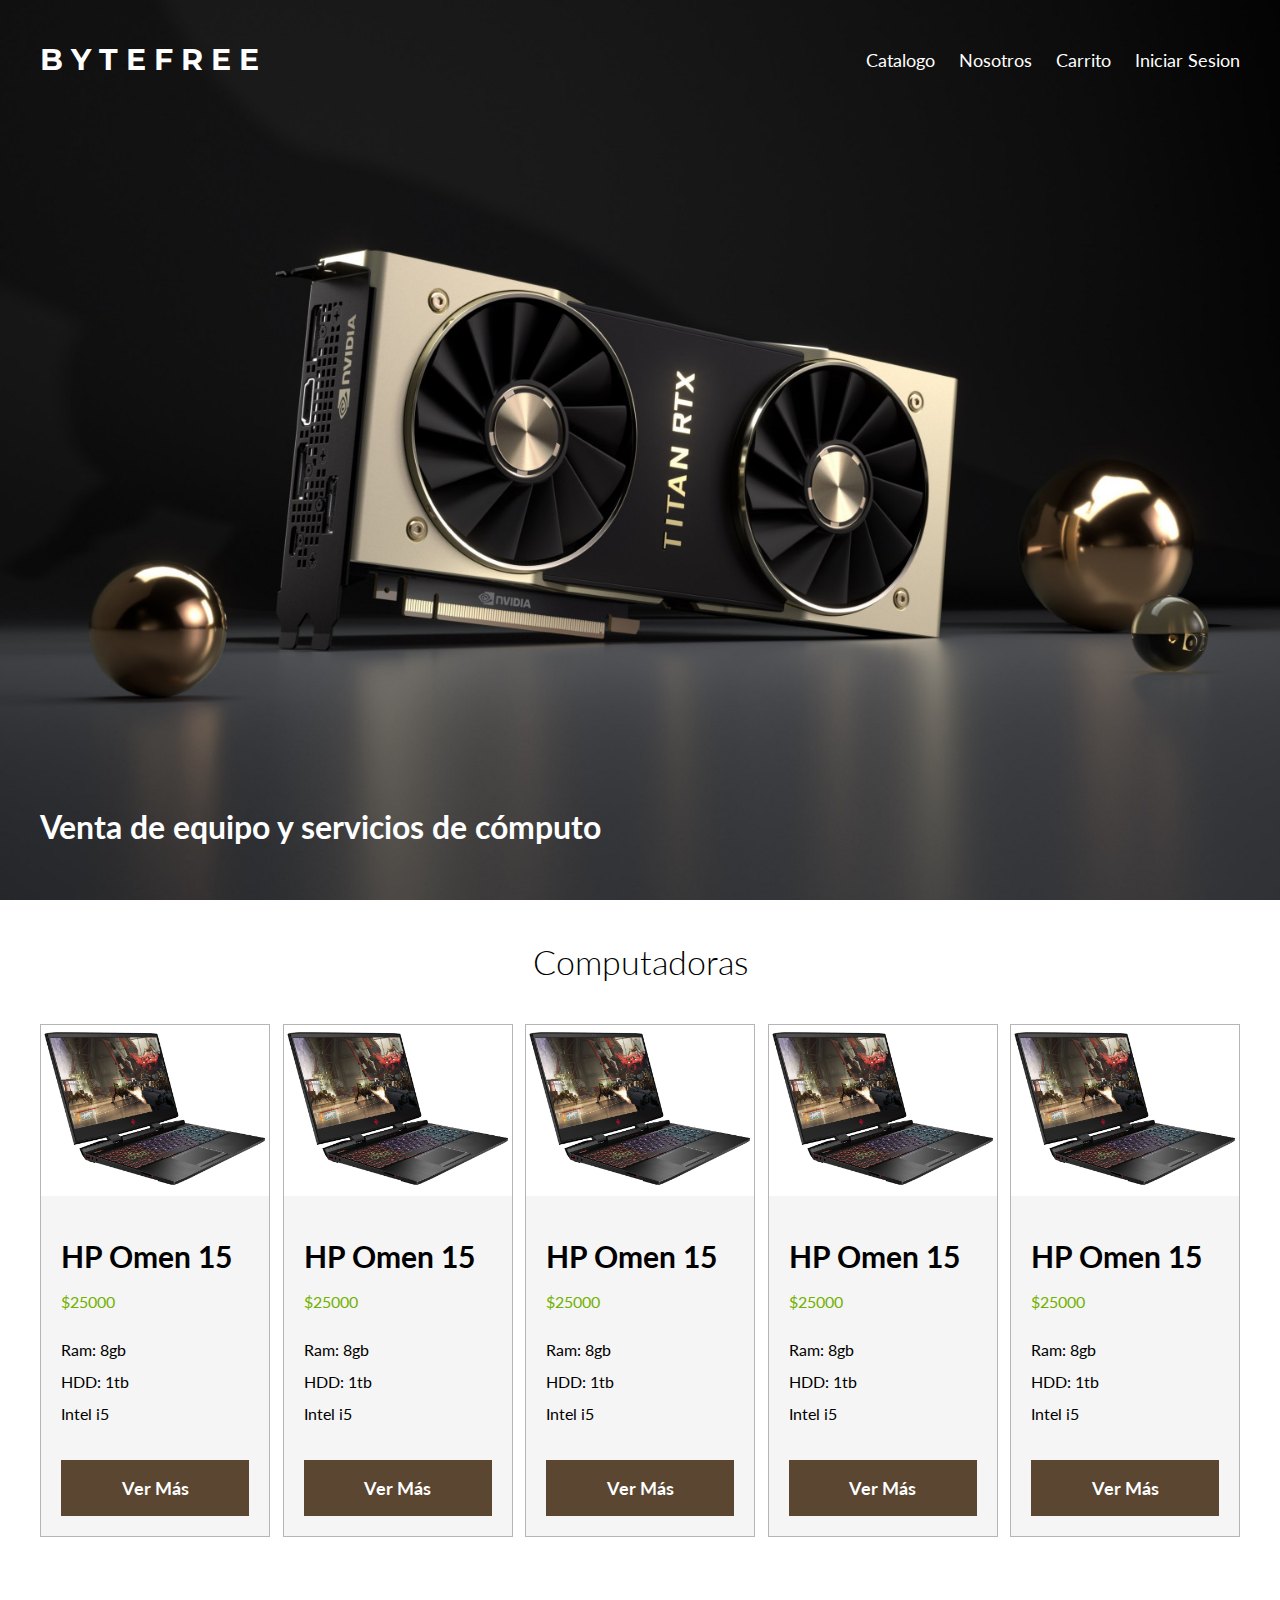
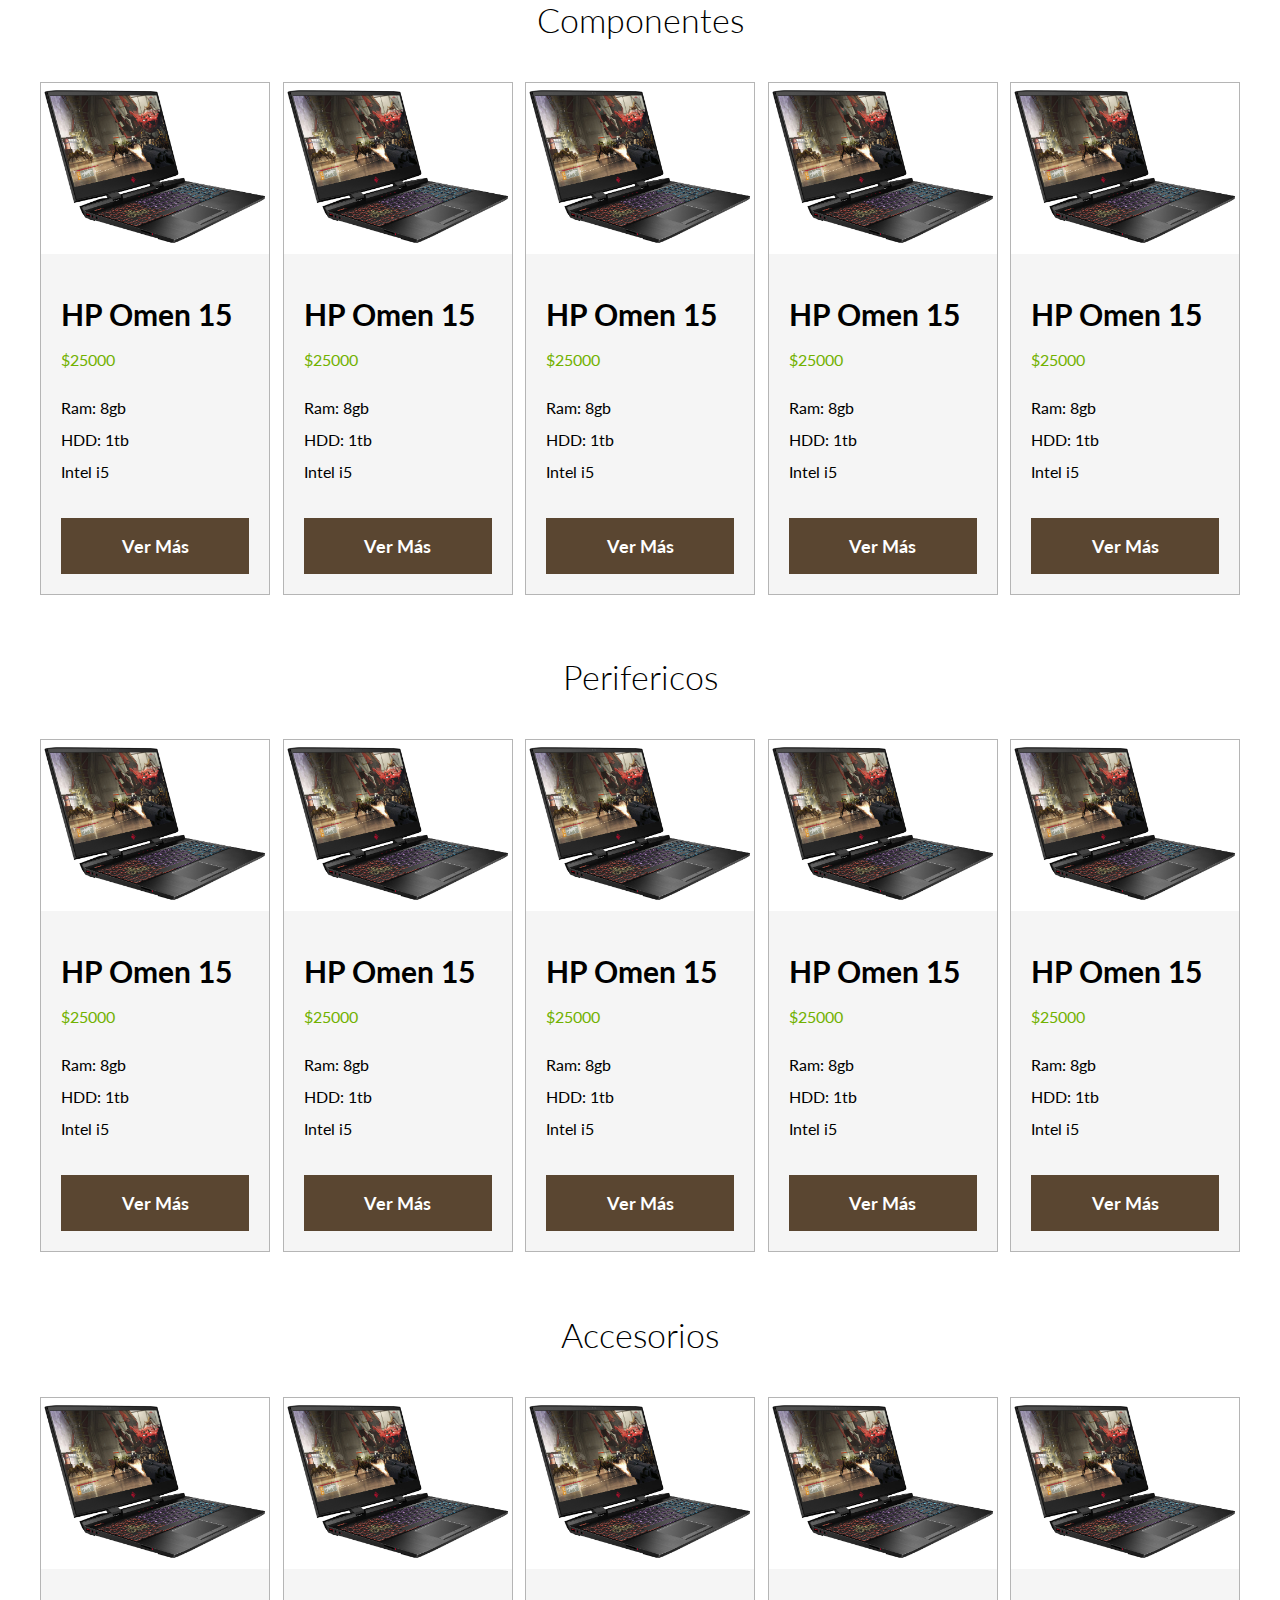
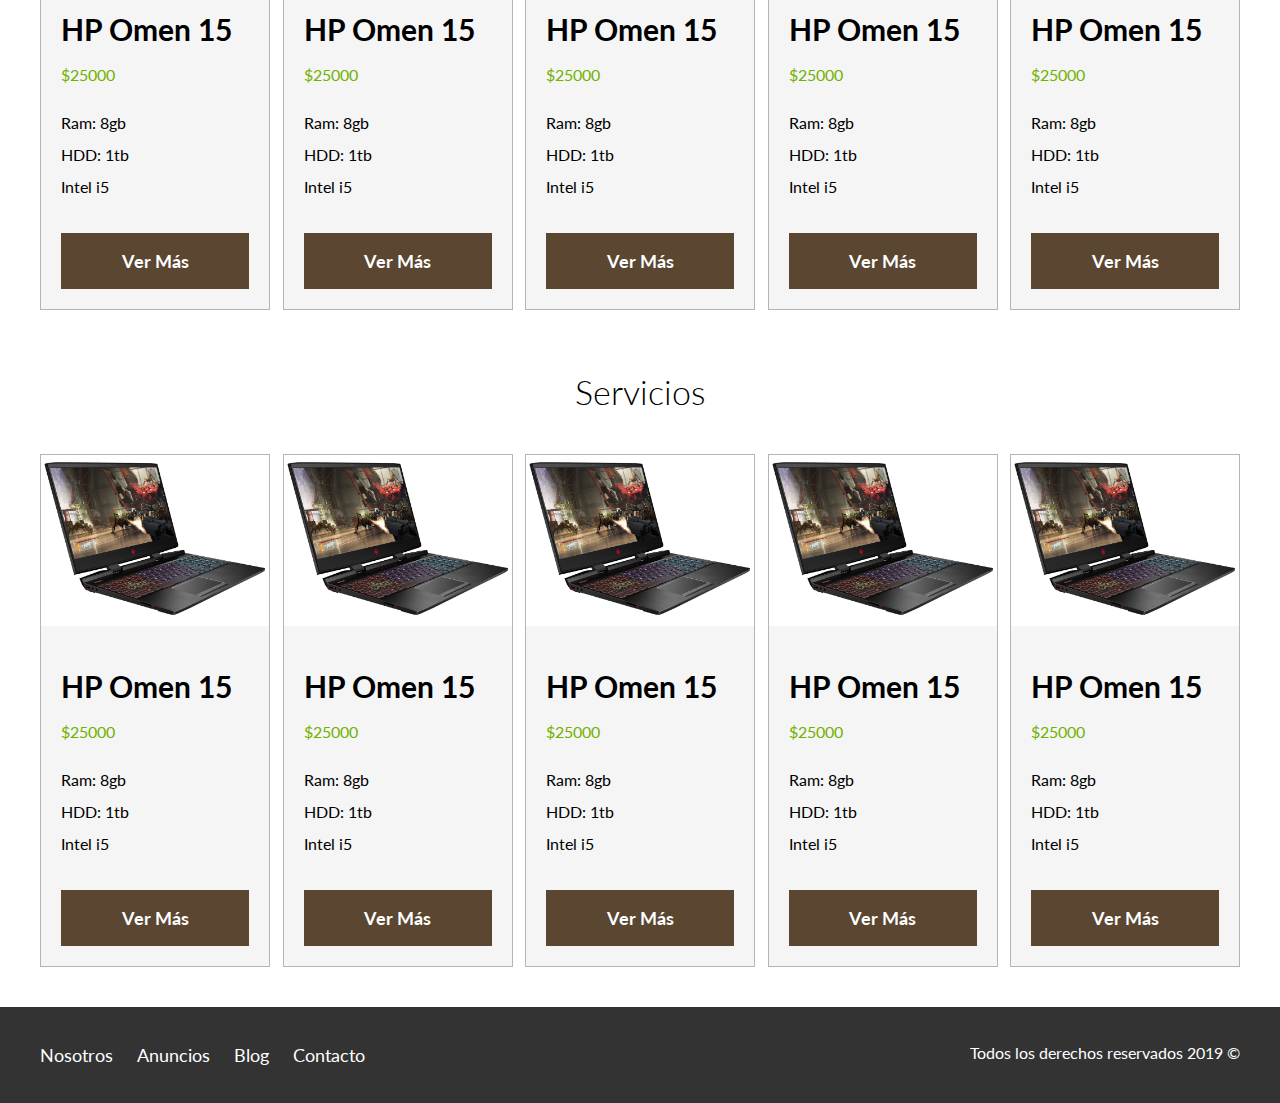
<file: index.html>
<!DOCTYPE html>
<html lang="en">
<head>
    <meta charset="UTF-8">
    <meta name="viewport" content="width=device-width, initial-scale=1.0">
    <meta http-equiv="X-UA-Compatible" content="ie=edge">
    <title>Byte Free</title>
    <link rel="stylesheet" href="css/styles.css">
    <link rel="stylesheet" href="css/normalize.css">
    <link href="https://fonts.googleapis.com/css?family=Lato:300,400,700,900|Montserrat:700&display=swap" rel="stylesheet"> 
</head>
<body>
    <header class= "site-header inicio">
        <div class="contenedor contenido-header">
            <div class="barra">
                <a class="byte" href="/">B Y T E F R E E</a>

                <nav class="navegacion">
                    <a href="catalogo.html">Catalogo</a>
                    <a href="#">Nosotros</a>
                    <a href="carrito.html">Carrito</a>
                    <a href="#">Iniciar Sesion</a>
                </nav>

            </div>
            <h1>Venta de equipo y servicios de cómputo</h1>
        </div>
    </header>

    <section class="contenedor seccion">
        <h2 class="centrar-texto fw-300">Computadoras</h2>
        <div class="contenedor-anuncios">
            <div class="anuncio">
                <img src="assets/1072737233_5p.jpg" alt="Anuncio PC"> <!--cada uno de estos lleva php y base de datos-->
                <div class="contenido-anuncio">                       <!--para hacer el contenido dinámico-->
                    <h3>HP Omen 15</h3>
                    <p class="precio">$25000</p>    
                    <ul class="anuncios-caracteristicas">
                        <li>Ram: 8gb</li>
                        <li>HDD: 1tb</li>
                        <li>Intel i5</li>
                    </ul>

                    <a href="#" class="boton boton-dorado d-block">Ver Más</a> <!--este también lleva php y tiene que cargar la página del producto-->
                </div>
            </div>

            <div class="anuncio">
                <img src="assets/1072737233_5p.jpg" alt="Anuncio PC"> <!--cada uno de estos lleva php y base de datos-->
                <div class="contenido-anuncio">                       <!--para hacer el contenido dinámico-->
                    <h3>HP Omen 15</h3>
                    <p class="precio">$25000</p>    
                    <ul class="anuncios-caracteristicas">
                        <li>Ram: 8gb</li>
                        <li>HDD: 1tb</li>
                        <li>Intel i5</li>
                    </ul>

                    <a href="#" class="boton boton-dorado d-block">Ver Más</a> <!--este también lleva php y tiene que cargar la página del producto-->
                </div>
            </div>

            <div class="anuncio">
                <img src="assets/1072737233_5p.jpg" alt="Anuncio PC"> <!--cada uno de estos lleva php y base de datos-->
                <div class="contenido-anuncio">                       <!--para hacer el contenido dinámico-->
                    <h3>HP Omen 15</h3>
                    <p class="precio">$25000</p>    
                    <ul class="anuncios-caracteristicas">
                        <li>Ram: 8gb</li>
                        <li>HDD: 1tb</li>
                        <li>Intel i5</li>
                    </ul>

                    <a href="#" class="boton boton-dorado d-block">Ver Más</a> <!--este también lleva php y tiene que cargar la página del producto-->
                </div>
            </div>

            <div class="anuncio">
                <img src="assets/1072737233_5p.jpg" alt="Anuncio PC"> <!--cada uno de estos lleva php y base de datos-->
                <div class="contenido-anuncio">                       <!--para hacer el contenido dinámico-->
                    <h3>HP Omen 15</h3>
                    <p class="precio">$25000</p>    
                    <ul class="anuncios-caracteristicas">
                        <li>Ram: 8gb</li>
                        <li>HDD: 1tb</li>
                        <li>Intel i5</li>
                    </ul>

                    <a href="#" class="boton boton-dorado d-block">Ver Más</a> <!--este también lleva php y tiene que cargar la página del producto-->
                </div>
            </div>

            <div class="anuncio">
                <img src="assets/1072737233_5p.jpg" alt="Anuncio PC"> <!--cada uno de estos lleva php y base de datos-->
                <div class="contenido-anuncio">                       <!--para hacer el contenido dinámico-->
                    <h3>HP Omen 15</h3>
                    <p class="precio">$25000</p>    
                    <ul class="anuncios-caracteristicas">
                        <li>Ram: 8gb</li>
                        <li>HDD: 1tb</li>
                        <li>Intel i5</li>
                    </ul>

                    <a href="#" class="boton boton-dorado d-block">Ver Más</a> <!--este también lleva php y tiene que cargar la página del producto-->
                </div>
            </div>

        </div>
    </section>

    <section class="contenedor seccion">
        <h2 class="centrar-texto fw-300">Componentes</h2>
        <div class="contenedor-anuncios">
            <div class="anuncio">
                <img src="assets/1072737233_5p.jpg" alt="Anuncio PC"> <!--cada uno de estos lleva php y base de datos-->
                <div class="contenido-anuncio">                       <!--para hacer el contenido dinámico-->
                    <h3>HP Omen 15</h3>
                    <p class="precio">$25000</p>    
                    <ul class="anuncios-caracteristicas">
                        <li>Ram: 8gb</li>
                        <li>HDD: 1tb</li>
                        <li>Intel i5</li>
                    </ul>

                    <a href="#" class="boton boton-dorado d-block">Ver Más</a> <!--este también lleva php y tiene que cargar la página del producto-->
                </div>
            </div>

            <div class="anuncio">
                <img src="assets/1072737233_5p.jpg" alt="Anuncio PC"> <!--cada uno de estos lleva php y base de datos-->
                <div class="contenido-anuncio">                       <!--para hacer el contenido dinámico-->
                    <h3>HP Omen 15</h3>
                    <p class="precio">$25000</p>    
                    <ul class="anuncios-caracteristicas">
                        <li>Ram: 8gb</li>
                        <li>HDD: 1tb</li>
                        <li>Intel i5</li>
                    </ul>

                    <a href="#" class="boton boton-dorado d-block">Ver Más</a> <!--este también lleva php y tiene que cargar la página del producto-->
                </div>
            </div>

            <div class="anuncio">
                <img src="assets/1072737233_5p.jpg" alt="Anuncio PC"> <!--cada uno de estos lleva php y base de datos-->
                <div class="contenido-anuncio">                       <!--para hacer el contenido dinámico-->
                    <h3>HP Omen 15</h3>
                    <p class="precio">$25000</p>    
                    <ul class="anuncios-caracteristicas">
                        <li>Ram: 8gb</li>
                        <li>HDD: 1tb</li>
                        <li>Intel i5</li>
                    </ul>

                    <a href="#" class="boton boton-dorado d-block">Ver Más</a> <!--este también lleva php y tiene que cargar la página del producto-->
                </div>
            </div>

            <div class="anuncio">
                <img src="assets/1072737233_5p.jpg" alt="Anuncio PC"> <!--cada uno de estos lleva php y base de datos-->
                <div class="contenido-anuncio">                       <!--para hacer el contenido dinámico-->
                    <h3>HP Omen 15</h3>
                    <p class="precio">$25000</p>    
                    <ul class="anuncios-caracteristicas">
                        <li>Ram: 8gb</li>
                        <li>HDD: 1tb</li>
                        <li>Intel i5</li>
                    </ul>

                    <a href="#" class="boton boton-dorado d-block">Ver Más</a> <!--este también lleva php y tiene que cargar la página del producto-->
                </div>
            </div>

            <div class="anuncio">
                <img src="assets/1072737233_5p.jpg" alt="Anuncio PC"> <!--cada uno de estos lleva php y base de datos-->
                <div class="contenido-anuncio">                       <!--para hacer el contenido dinámico-->
                    <h3>HP Omen 15</h3>
                    <p class="precio">$25000</p>    
                    <ul class="anuncios-caracteristicas">
                        <li>Ram: 8gb</li>
                        <li>HDD: 1tb</li>
                        <li>Intel i5</li>
                    </ul>

                    <a href="#" class="boton boton-dorado d-block">Ver Más</a> <!--este también lleva php y tiene que cargar la página del producto-->
                </div>
            </div>

        </div>
    </section>

    <section class="contenedor seccion">
        <h2 class="centrar-texto fw-300">Perifericos</h2>
        <div class="contenedor-anuncios">
            <div class="anuncio">
                <img src="assets/1072737233_5p.jpg" alt="Anuncio PC"> <!--cada uno de estos lleva php y base de datos-->
                <div class="contenido-anuncio">                       <!--para hacer el contenido dinámico-->
                    <h3>HP Omen 15</h3>
                    <p class="precio">$25000</p>    
                    <ul class="anuncios-caracteristicas">
                        <li>Ram: 8gb</li>
                        <li>HDD: 1tb</li>
                        <li>Intel i5</li>
                    </ul>

                    <a href="#" class="boton boton-dorado d-block">Ver Más</a> <!--este también lleva php y tiene que cargar la página del producto-->
                </div>
            </div>

            <div class="anuncio">
                <img src="assets/1072737233_5p.jpg" alt="Anuncio PC"> <!--cada uno de estos lleva php y base de datos-->
                <div class="contenido-anuncio">                       <!--para hacer el contenido dinámico-->
                    <h3>HP Omen 15</h3>
                    <p class="precio">$25000</p>    
                    <ul class="anuncios-caracteristicas">
                        <li>Ram: 8gb</li>
                        <li>HDD: 1tb</li>
                        <li>Intel i5</li>
                    </ul>

                    <a href="#" class="boton boton-dorado d-block">Ver Más</a> <!--este también lleva php y tiene que cargar la página del producto-->
                </div>
            </div>

            <div class="anuncio">
                <img src="assets/1072737233_5p.jpg" alt="Anuncio PC"> <!--cada uno de estos lleva php y base de datos-->
                <div class="contenido-anuncio">                       <!--para hacer el contenido dinámico-->
                    <h3>HP Omen 15</h3>
                    <p class="precio">$25000</p>    
                    <ul class="anuncios-caracteristicas">
                        <li>Ram: 8gb</li>
                        <li>HDD: 1tb</li>
                        <li>Intel i5</li>
                    </ul>

                    <a href="#" class="boton boton-dorado d-block">Ver Más</a> <!--este también lleva php y tiene que cargar la página del producto-->
                </div>
            </div>

            <div class="anuncio">
                <img src="assets/1072737233_5p.jpg" alt="Anuncio PC"> <!--cada uno de estos lleva php y base de datos-->
                <div class="contenido-anuncio">                       <!--para hacer el contenido dinámico-->
                    <h3>HP Omen 15</h3>
                    <p class="precio">$25000</p>    
                    <ul class="anuncios-caracteristicas">
                        <li>Ram: 8gb</li>
                        <li>HDD: 1tb</li>
                        <li>Intel i5</li>
                    </ul>

                    <a href="#" class="boton boton-dorado d-block">Ver Más</a> <!--este también lleva php y tiene que cargar la página del producto-->
                </div>
            </div>

            <div class="anuncio">
                <img src="assets/1072737233_5p.jpg" alt="Anuncio PC"> <!--cada uno de estos lleva php y base de datos-->
                <div class="contenido-anuncio">                       <!--para hacer el contenido dinámico-->
                    <h3>HP Omen 15</h3>
                    <p class="precio">$25000</p>    
                    <ul class="anuncios-caracteristicas">
                        <li>Ram: 8gb</li>
                        <li>HDD: 1tb</li>
                        <li>Intel i5</li>
                    </ul>

                    <a href="#" class="boton boton-dorado d-block">Ver Más</a> <!--este también lleva php y tiene que cargar la página del producto-->
                </div>
            </div>

        </div>
    </section>

    <section class="contenedor seccion">
        <h2 class="centrar-texto fw-300">Accesorios</h2>
        <div class="contenedor-anuncios">
            <div class="anuncio">
                <img src="assets/1072737233_5p.jpg" alt="Anuncio PC"> <!--cada uno de estos lleva php y base de datos-->
                <div class="contenido-anuncio">                       <!--para hacer el contenido dinámico-->
                    <h3>HP Omen 15</h3>
                    <p class="precio">$25000</p>    
                    <ul class="anuncios-caracteristicas">
                        <li>Ram: 8gb</li>
                        <li>HDD: 1tb</li>
                        <li>Intel i5</li>
                    </ul>

                    <a href="#" class="boton boton-dorado d-block">Ver Más</a> <!--este también lleva php y tiene que cargar la página del producto-->
                </div>
            </div>

            <div class="anuncio">
                <img src="assets/1072737233_5p.jpg" alt="Anuncio PC"> <!--cada uno de estos lleva php y base de datos-->
                <div class="contenido-anuncio">                       <!--para hacer el contenido dinámico-->
                    <h3>HP Omen 15</h3>
                    <p class="precio">$25000</p>    
                    <ul class="anuncios-caracteristicas">
                        <li>Ram: 8gb</li>
                        <li>HDD: 1tb</li>
                        <li>Intel i5</li>
                    </ul>

                    <a href="#" class="boton boton-dorado d-block">Ver Más</a> <!--este también lleva php y tiene que cargar la página del producto-->
                </div>
            </div>

            <div class="anuncio">
                <img src="assets/1072737233_5p.jpg" alt="Anuncio PC"> <!--cada uno de estos lleva php y base de datos-->
                <div class="contenido-anuncio">                       <!--para hacer el contenido dinámico-->
                    <h3>HP Omen 15</h3>
                    <p class="precio">$25000</p>    
                    <ul class="anuncios-caracteristicas">
                        <li>Ram: 8gb</li>
                        <li>HDD: 1tb</li>
                        <li>Intel i5</li>
                    </ul>

                    <a href="#" class="boton boton-dorado d-block">Ver Más</a> <!--este también lleva php y tiene que cargar la página del producto-->
                </div>
            </div>

            <div class="anuncio">
                <img src="assets/1072737233_5p.jpg" alt="Anuncio PC"> <!--cada uno de estos lleva php y base de datos-->
                <div class="contenido-anuncio">                       <!--para hacer el contenido dinámico-->
                    <h3>HP Omen 15</h3>
                    <p class="precio">$25000</p>    
                    <ul class="anuncios-caracteristicas">
                        <li>Ram: 8gb</li>
                        <li>HDD: 1tb</li>
                        <li>Intel i5</li>
                    </ul>

                    <a href="#" class="boton boton-dorado d-block">Ver Más</a> <!--este también lleva php y tiene que cargar la página del producto-->
                </div>
            </div>

            <div class="anuncio">
                <img src="assets/1072737233_5p.jpg" alt="Anuncio PC"> <!--cada uno de estos lleva php y base de datos-->
                <div class="contenido-anuncio">                       <!--para hacer el contenido dinámico-->
                    <h3>HP Omen 15</h3>
                    <p class="precio">$25000</p>    
                    <ul class="anuncios-caracteristicas">
                        <li>Ram: 8gb</li>
                        <li>HDD: 1tb</li>
                        <li>Intel i5</li>
                    </ul>

                    <a href="#" class="boton boton-dorado d-block">Ver Más</a> <!--este también lleva php y tiene que cargar la página del producto-->
                </div>
            </div>

        </div>
    </section>

    <section class="contenedor seccion">
        <h2 class="centrar-texto fw-300">Servicios</h2>
        <div class="contenedor-anuncios">
            <div class="anuncio">
                <img src="assets/1072737233_5p.jpg" alt="Anuncio PC"> <!--cada uno de estos lleva php y base de datos-->
                <div class="contenido-anuncio">                       <!--para hacer el contenido dinámico-->
                    <h3>HP Omen 15</h3>
                    <p class="precio">$25000</p>    
                    <ul class="anuncios-caracteristicas">
                        <li>Ram: 8gb</li>
                        <li>HDD: 1tb</li>
                        <li>Intel i5</li>
                    </ul>

                    <a href="#" class="boton boton-dorado d-block">Ver Más</a> <!--este también lleva php y tiene que cargar la página del producto-->
                </div>
            </div>

            <div class="anuncio">
                <img src="assets/1072737233_5p.jpg" alt="Anuncio PC"> <!--cada uno de estos lleva php y base de datos-->
                <div class="contenido-anuncio">                       <!--para hacer el contenido dinámico-->
                    <h3>HP Omen 15</h3>
                    <p class="precio">$25000</p>    
                    <ul class="anuncios-caracteristicas">
                        <li>Ram: 8gb</li>
                        <li>HDD: 1tb</li>
                        <li>Intel i5</li>
                    </ul>

                    <a href="#" class="boton boton-dorado d-block">Ver Más</a> <!--este también lleva php y tiene que cargar la página del producto-->
                </div>
            </div>

            <div class="anuncio">
                <img src="assets/1072737233_5p.jpg" alt="Anuncio PC"> <!--cada uno de estos lleva php y base de datos-->
                <div class="contenido-anuncio">                       <!--para hacer el contenido dinámico-->
                    <h3>HP Omen 15</h3>
                    <p class="precio">$25000</p>    
                    <ul class="anuncios-caracteristicas">
                        <li>Ram: 8gb</li>
                        <li>HDD: 1tb</li>
                        <li>Intel i5</li>
                    </ul>

                    <a href="#" class="boton boton-dorado d-block">Ver Más</a> <!--este también lleva php y tiene que cargar la página del producto-->
                </div>
            </div>

            <div class="anuncio">
                <img src="assets/1072737233_5p.jpg" alt="Anuncio PC"> <!--cada uno de estos lleva php y base de datos-->
                <div class="contenido-anuncio">                       <!--para hacer el contenido dinámico-->
                    <h3>HP Omen 15</h3>
                    <p class="precio">$25000</p>    
                    <ul class="anuncios-caracteristicas">
                        <li>Ram: 8gb</li>
                        <li>HDD: 1tb</li>
                        <li>Intel i5</li>
                    </ul>

                    <a href="#" class="boton boton-dorado d-block">Ver Más</a> <!--este también lleva php y tiene que cargar la página del producto-->
                </div>
            </div>

            <div class="anuncio">
                <img src="assets/1072737233_5p.jpg" alt="Anuncio PC"> <!--cada uno de estos lleva php y base de datos-->
                <div class="contenido-anuncio">                       <!--para hacer el contenido dinámico-->
                    <h3>HP Omen 15</h3>
                    <p class="precio">$25000</p>    
                    <ul class="anuncios-caracteristicas">
                        <li>Ram: 8gb</li>
                        <li>HDD: 1tb</li>
                        <li>Intel i5</li>
                    </ul>

                    <a href="#" class="boton boton-dorado d-block">Ver Más</a> <!--este también lleva php y tiene que cargar la página del producto-->
                </div>
            </div>

        </div>
    </section>

    <footer class="site-footer seccion">
        <div class="contenedor contenedor-footer">
            <nav class="navegacion">
                <a href="nosotros.html">Nosotros</a>
                <a href="anuncios.html">Anuncios</a>
                <a href="blog.html">Blog</a>
                <a href="contacto.html">Contacto</a>
            </nav>
            <p class="copyright">Todos los derechos reservados 2019 &copy; </p>
        </div>
    </footer>
    
   
</body>
</html>
</file>
<file: css/styles.css>
html{
    font-size: 62.5%; /* Reset para REMS - 62.5% = 10px de 16px */
    box-sizing: border-box;
}

*, *::before, *::after{
    box-sizing: inherit;
}

body{
    font-family: 'Lato', sans-serif;
    font-size: 1.6rem;
    line-height: 2;
}

.byte{
    font-family: 'Montserrat', sans-serif;
    font-weight: 700;
    text-decoration: none;
    color: white;
    font-size: 3rem;
}

/* Botones */
.boton{
    color: white;
    font-weight: 700;
    text-decoration: none;
    font-size: 1.8rem;
    padding: 1rem 3rem;
    margin-top: 3rem;
    display: inline-block;
    text-align: center;
}

.boton-dorado{
    background-color: #5a4631;
}

/* Globales */
img{
    max-width: 100%;
}

.contenedor{
    max-width: 1200px;
    margin: 0 auto;
}

h1{
    font-size: 3.8rem;
}

h2{
    font-size: 3.4rem;
}

h3{
    font-size: 3rem;
}

h4{
    font-size: 2.6rem;
}


/* Utilidades */
.seccion{
    margin-top: 2rem;
    margin-bottom: 2rem;
}

.fw-300{
    font-weight: 300;
}

.centrar-texto{
    text-align: center;
}

.d-block{
    display: block!important;
}

.contenido-centrado{
    max-width: 80rem;
}

/* Header */
.site-header{
    background-color: #333333;
    padding: 1 rem 0 3rem;
}



.site-header.inicio{
    background-image: url(../assets/nvidia-titan-rtx-1920x1080_74486-mm-90.jpg);
    background-position: center center;
    background-size: cover;
    height: 100vh;
    min-height: 60rem;
}

.contenido-header{
    height: 100%;
    display: flex;
    flex-direction: column;
    justify-content: space-between;
}

.contenido-header h1{
    color: white;
    padding-bottom: 2rem;
    max-width: 60rem;
    line-height: 2;
}

.barra{
    display: flex;
    justify-content: space-between;
    align-items: center;
    padding-top: 3rem;
 
}

/* Navegacion */

.navegacion a{
    color: white;
    text-decoration: none;
    font-size: 1.8rem;
    margin-right: 2rem;
}

.navegacion a:hover{
    color: #5a4631;
}

.navegacion a:last-of-type{
    margin: 0;
}

/* Anuncios */

.contenedor-anuncios{
    display: flex;
    justify-content: space-between;
    flex-wrap: wrap;
}

.anuncio{
    flex: 0 0 calc(20% - 1rem);
    border: 0.1rem solid #b5b5b5;
    background-color: #f5f5f5;
    margin-bottom: 2rem;
}

.contenido-anuncio{
    padding: 2rem;
}

.contenido-anuncio h3, .contenido-anuncio p{
    margin: 0;
}

.precio{
    color: #71b100;
}

.anuncios-caracteristicas{
    list-style: none;
    padding: 0;
   
}

/* Footer */

.site-footer{
    background-color: #333333;
    margin: 0;
}

.contenedor-footer{
    padding: 3rem 0;
    display: flex;
    justify-content: space-between;
}

.copyright{
    margin: 0;
    color: white;
}
</file>
